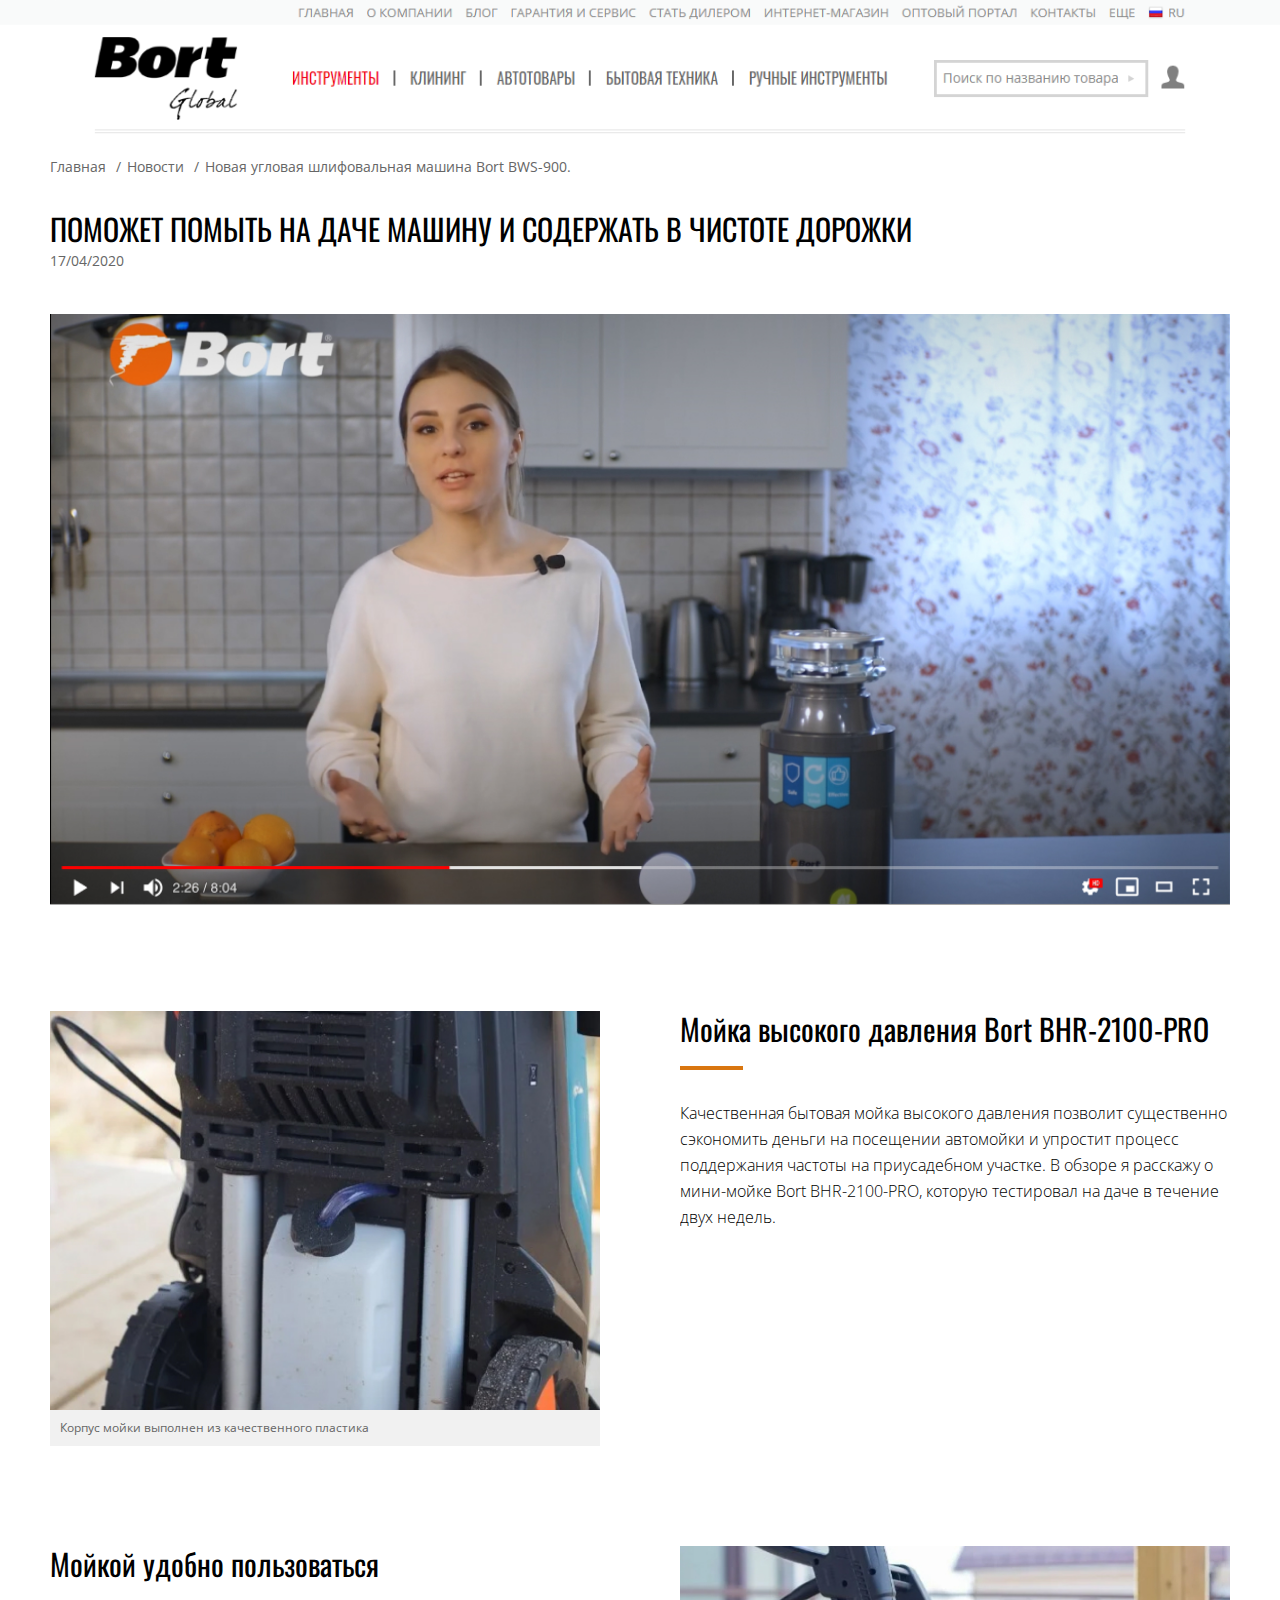
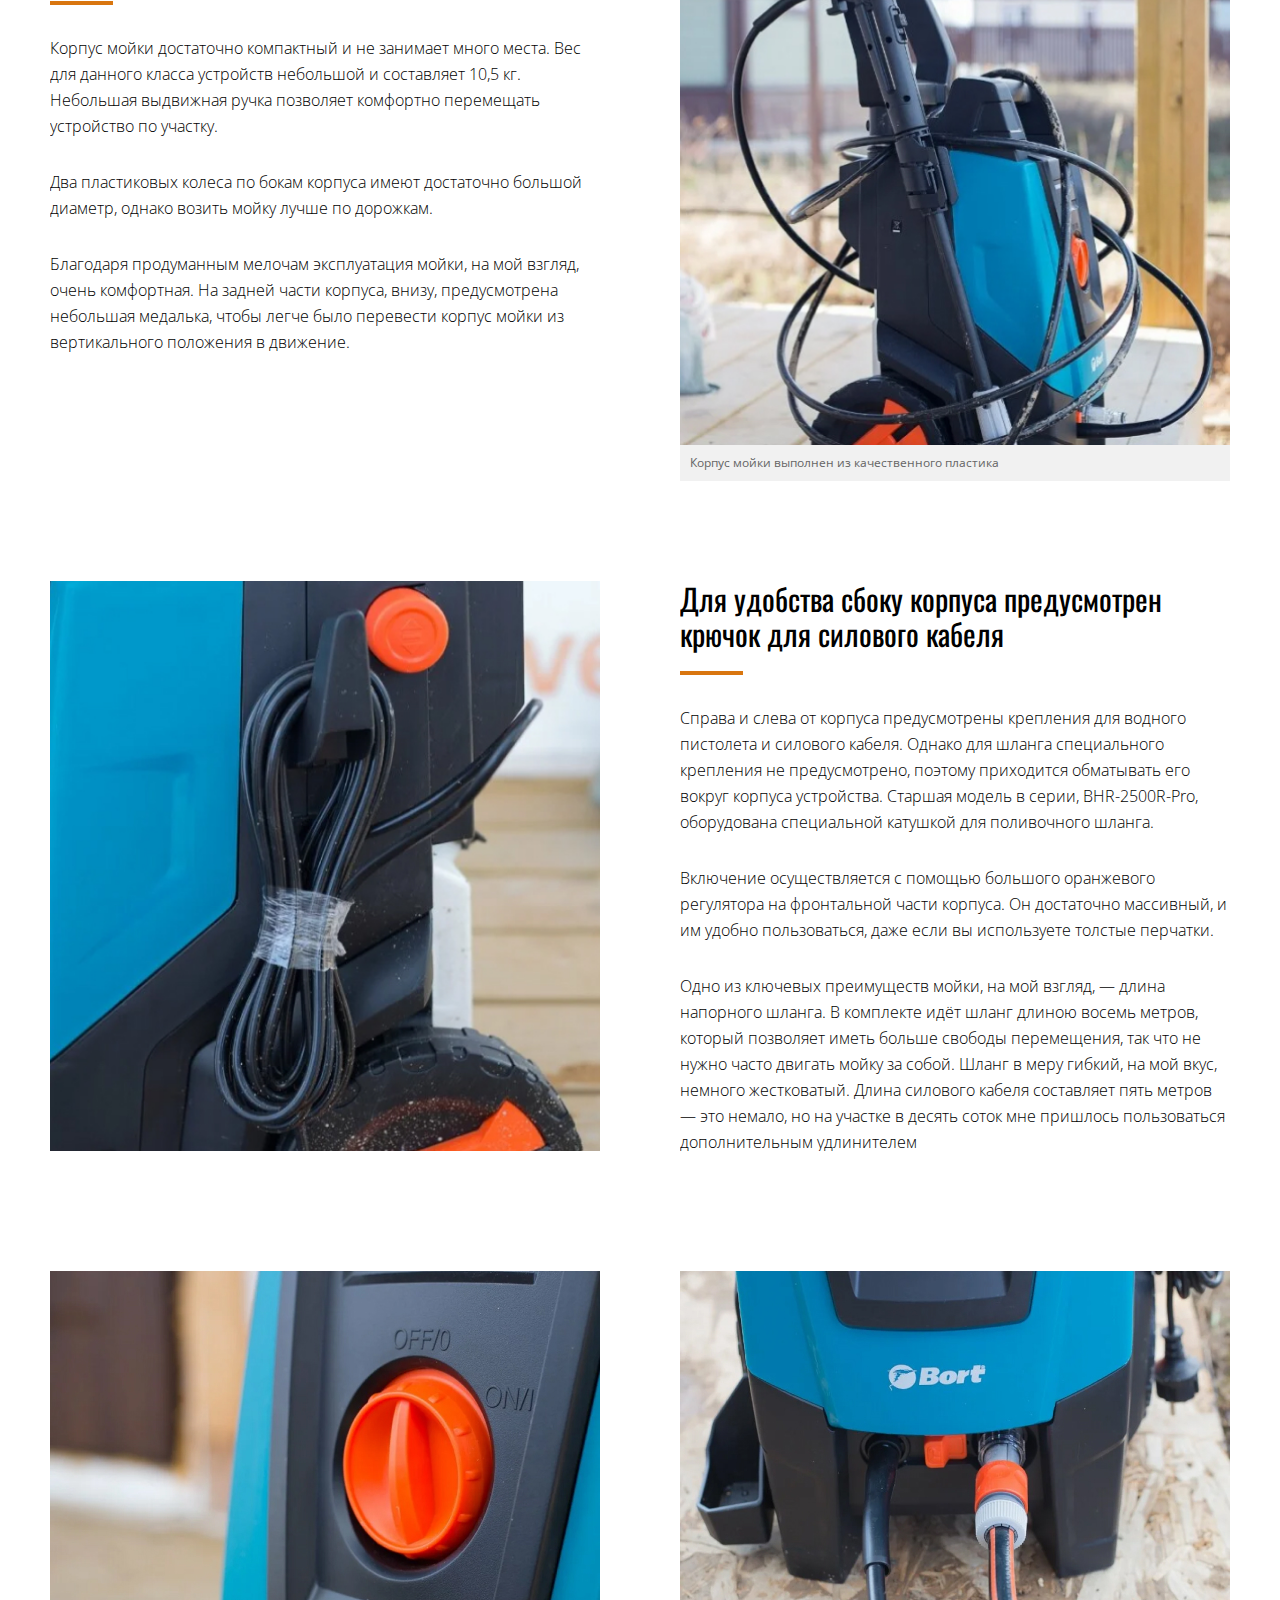
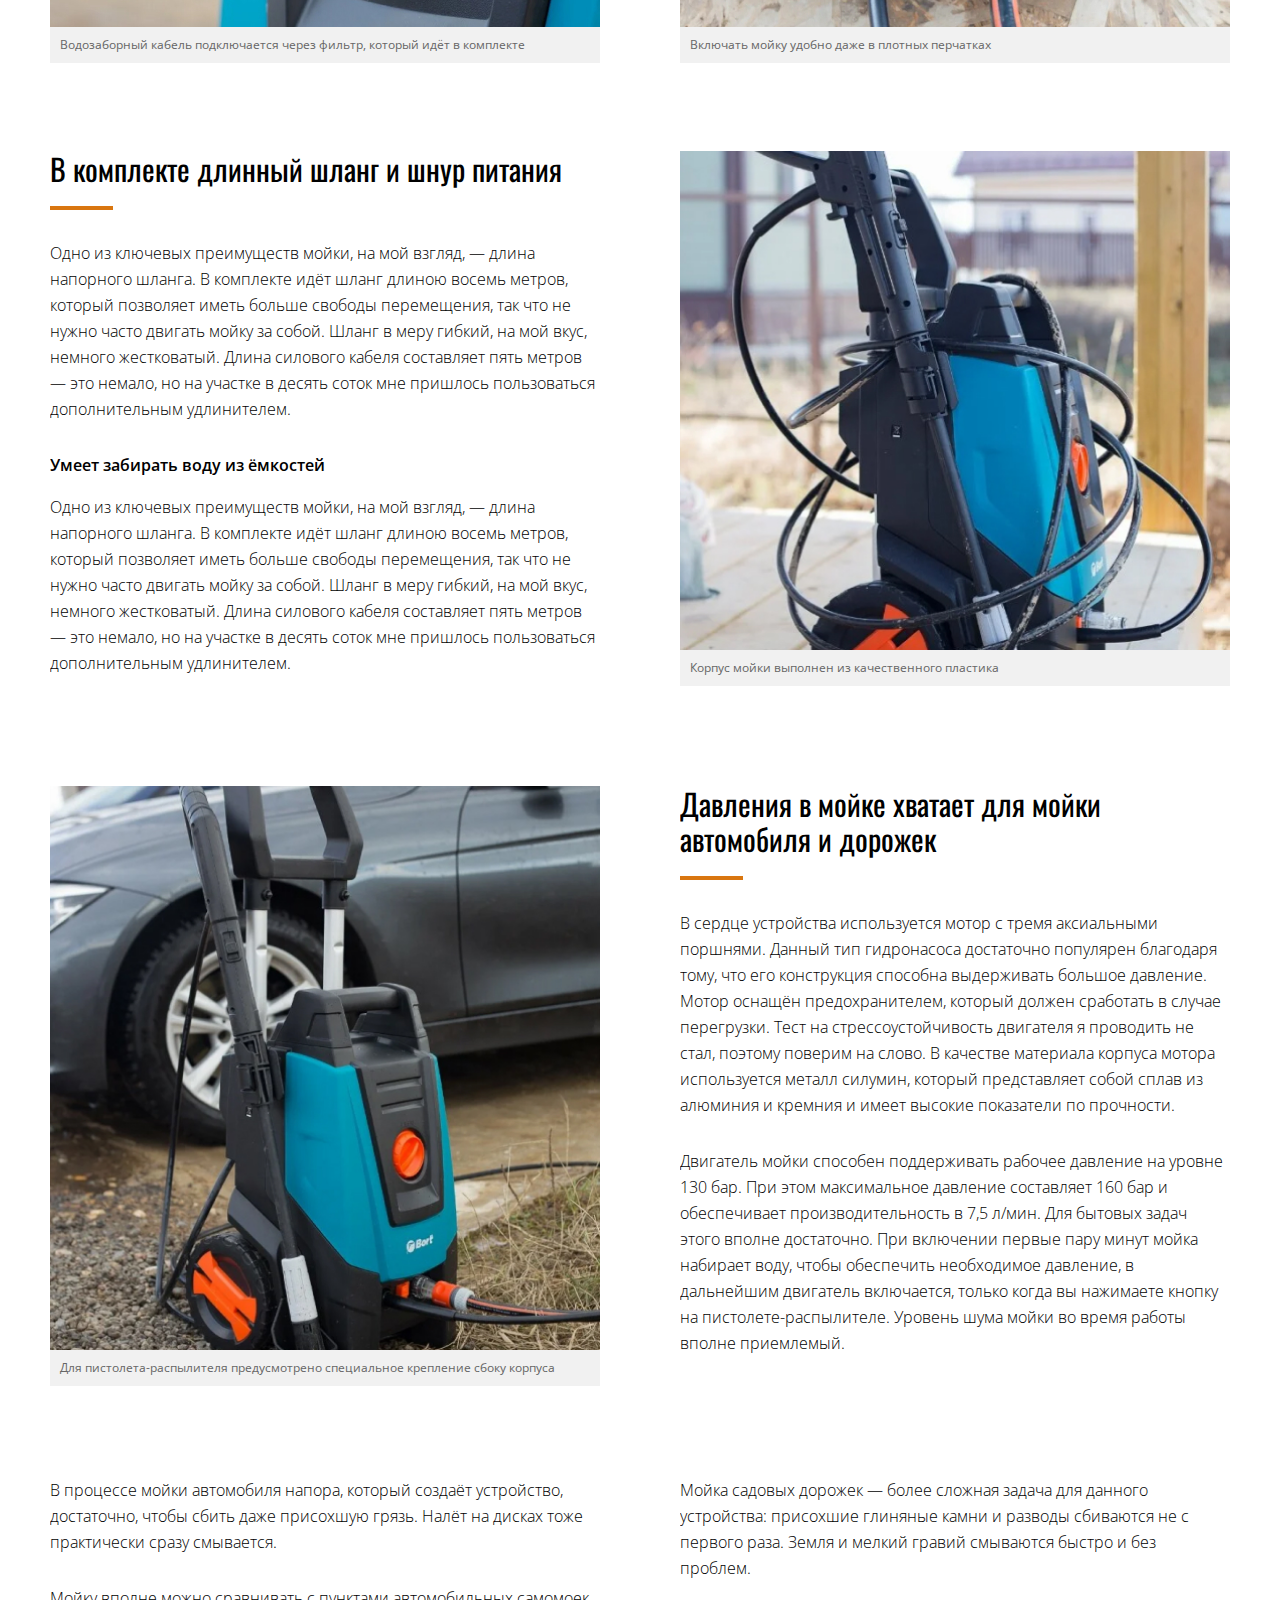
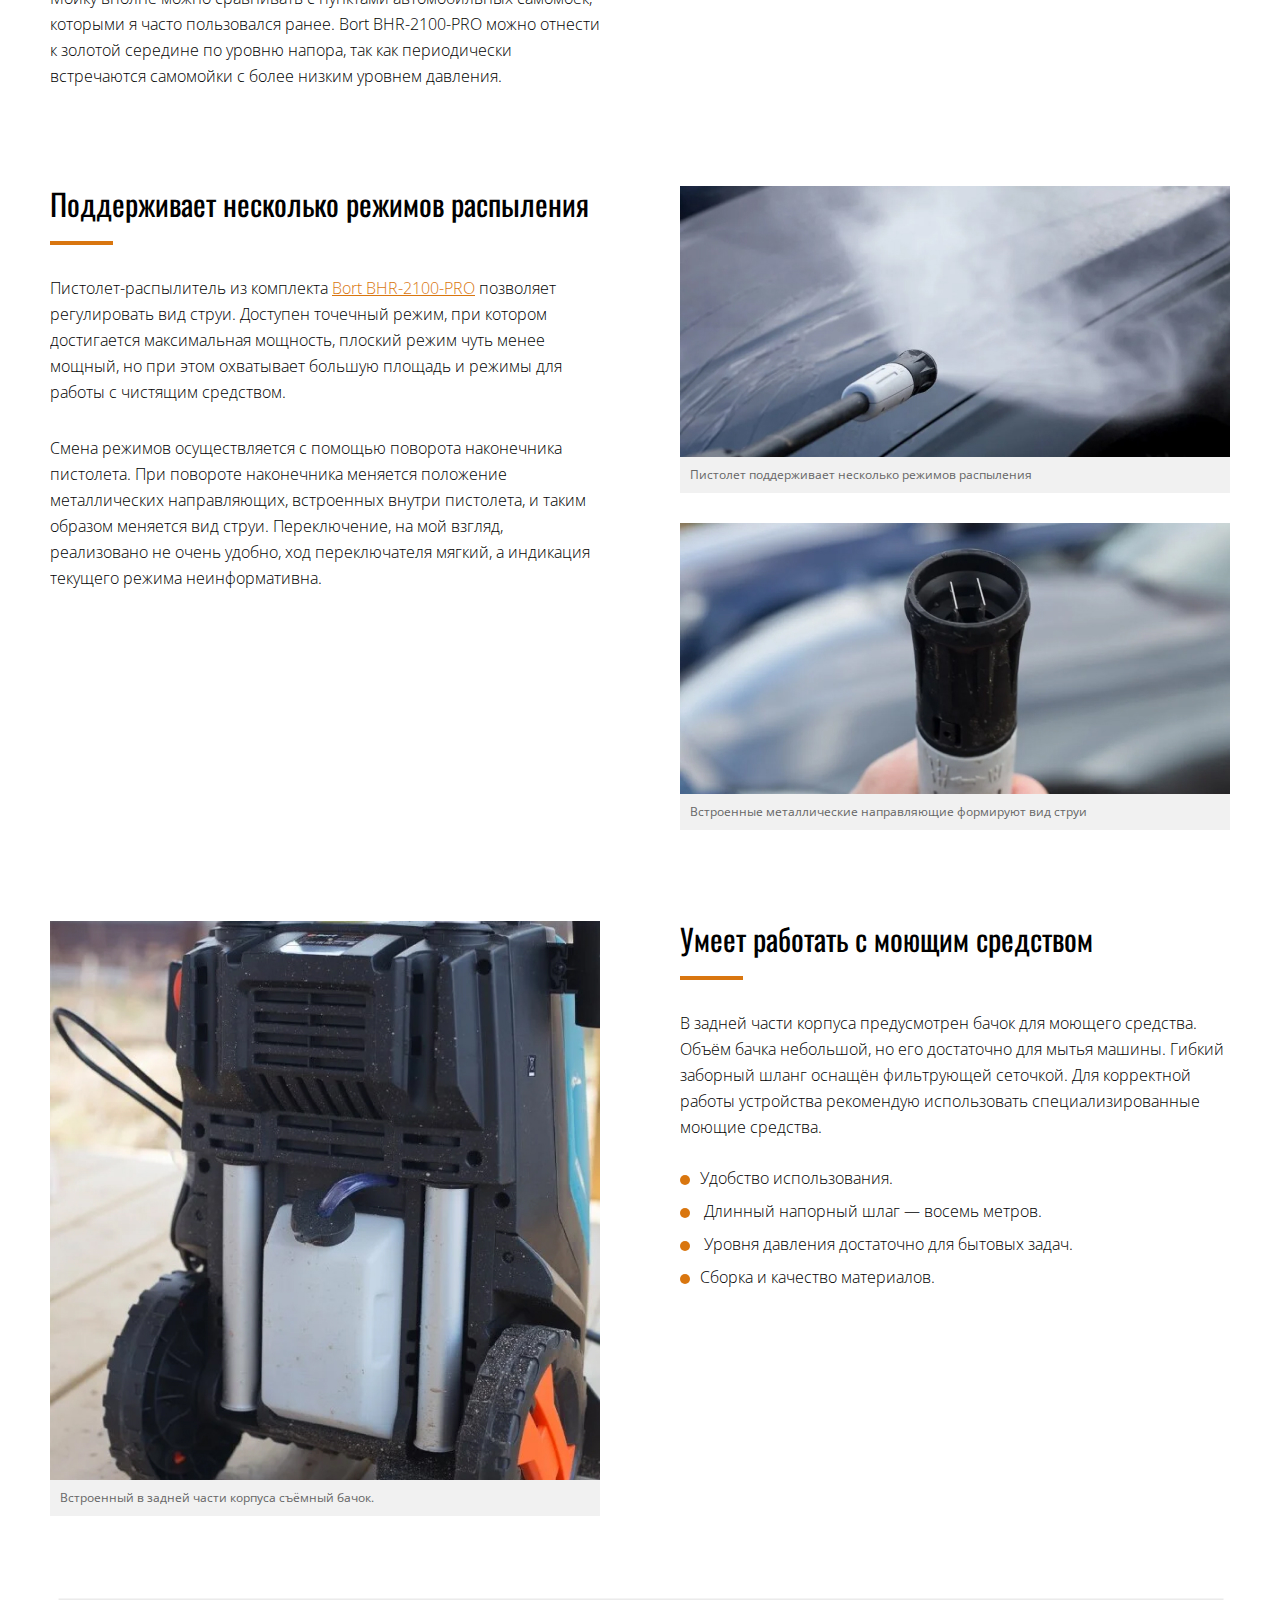
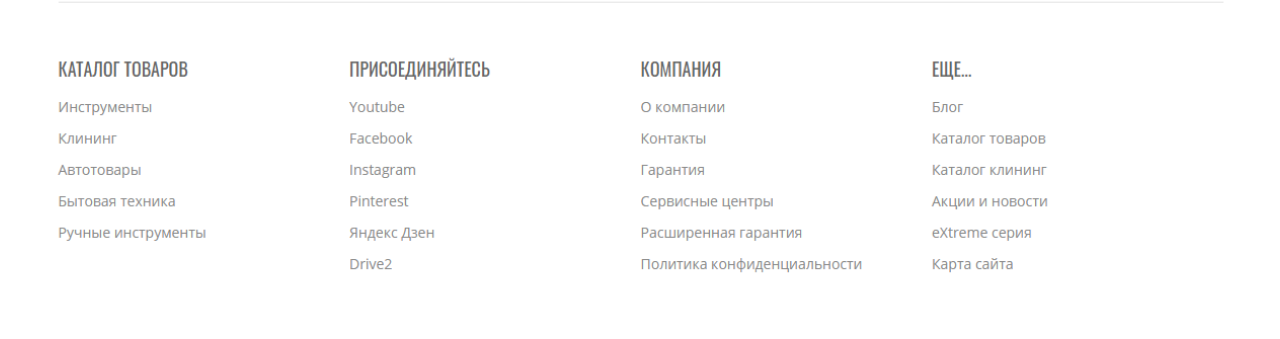
<file: index.html>
<!DOCTYPE html>
<html lang="ru">
  <head>
    <meta charset="UTF-8" />
    <meta http-equiv="X-UA-Compatible" content="IE=edge" />
    <meta name="viewport" content="width=device-width, initial-scale=1.0" />
    <title>Угловая шлифовальная машина Bort BWS-900</title>
    <link rel="stylesheet" href="css/style.css" />
    <link rel="stylesheet" href="sass/_normalize.scss" />
    <link rel="preconnect" href="https://fonts.gstatic.com" />
    <link
      href="https://fonts.googleapis.com/css2?family=Open+Sans:wght@300;400;600&family=Oswald&display=swap"
      rel="stylesheet"
    />
  </head>
  <body>
    <header>
      <img src="image/header-image.png" alt="header Bort" class="header-img" />
    </header>
    <div class="container">
      <ul class="breadcrumb-list">
        <li class="breadcrumb-list__item">
          <a class="breadcrumb-list__link" href="#" target="_blank">Главная</a>
        </li>

        <li class="breadcrumb-list__item">
          <a class="breadcrumb-list__link" href="#" target="_blank">Новости</a>
        </li>

        <li class="breadcrumb-list__item">
          Новая угловая шлифовальная машина Bort BWS-900.
        </li>
      </ul>
    </div>
    <!-- /.breadcrumb-list -->
    <section class="video">
      <div class="container">
        <h1 class="video__title">
          Поможет помыть на даче машину и содержать в чистоте дорожки
        </h1>
        <span class="video__data">17/04/2020</span>
        <img
          src="image/Youtube-img.jpg"
          alt="video Bort BWS-900"
          class="youtube-img"
        />
      </div>
    </section>
    <!-- /.container -->
    <section class="article">
      <div class="container">
        <div class="article-card article__one">
          <div class="article__img">
            <img src="image/card-image-one.jpg" alt="Card image one" />
            <span class="article__comment"
              >Корпус мойки выполнен из качественного пластика</span
            >
          </div>
          <div class="article__info">
            <h2 class="article__info-title">
              Мойка высокого давления Bort BHR-2100-PRO
            </h2>
            <!-- /.article__info-title -->
            <span class="article__info-row"></span>

            <p class="article__info-text">
              Качественная бытовая мойка высокого давления позволит существенно
              сэкономить деньги на посещении автомойки и упростит процесс
              поддержания частоты на приусадебном участке. В обзоре я расскажу о
              мини-мойке Bort BHR-2100-PRO, которую тестировал на даче в течение
              двух недель.
            </p>
            <!-- /.article__info-text -->
          </div>
        </div>
        <!-- /.article-card__one -->
        <div class="article-card article__two">
          <div class="article__img">
            <img src="image/card-image-two.jpg" alt="Card image two" />
            <span class="article__comment"
              >Корпус мойки выполнен из качественного пластика</span
            >
          </div>
          <div class="article__info article__info-two">
            <h2 class="article__info-title">Мойкой удобно пользоваться</h2>
            <!-- /.article__info-title -->
            <span class="article__info-row"></span>
            <p class="article__info-text">
              Корпус мойки достаточно компактный и не занимает много места. Вес
              для данного класса устройств небольшой и составляет 10,5 кг.
              Небольшая выдвижная ручка позволяет комфортно перемещать
              устройство по участку.
            </p>
            <p class="article__info-text">
              Два пластиковых колеса по бокам корпуса имеют достаточно большой
              диаметр, однако возить мойку лучше по дорожкам.
            </p>
            <p class="article__info-text">
              Благодаря продуманным мелочам эксплуатация мойки, на мой взгляд,
              очень комфортная. На задней части корпуса, внизу, предусмотрена
              небольшая медалька, чтобы легче было перевести корпус мойки из
              вертикального положения в движение.
            </p>
            <!-- /.article__info-text -->
          </div>
        </div>
        <!-- /.article-card__two -->
        <div class="article-card article__three">
          <div class="article__img">
            <img src="image/card-image-three.jpg" alt="Card image three" />
          </div>
          <div class="article__info">
            <h2 class="article__info-title">
              Для удобства сбоку корпуса предусмотрен крючок для силового кабеля
            </h2>
            <!-- /.article__info-title -->
            <span class="article__info-row"></span>
            <p class="article__info-text">
              Справа и слева от корпуса предусмотрены крепления для водного
              пистолета и силового кабеля. Однако для шланга специального
              крепления не предусмотрено, поэтому приходится обматывать его
              вокруг корпуса устройства. Старшая модель в серии, BHR-2500R-Pro,
              оборудована специальной катушкой для поливочного шланга.
            </p>
            <p class="article__info-text">
              Включение осуществляется с помощью большого оранжевого регулятора
              на фронтальной части корпуса. Он достаточно массивный, и им удобно
              пользоваться, даже если вы используете толстые перчатки.
            </p>
            <p class="article__info-text">
              Одно из ключевых преимуществ мойки, на мой взгляд, — длина
              напорного шланга. В комплекте идёт шланг длиною восемь метров,
              который позволяет иметь больше свободы перемещения, так что не
              нужно часто двигать мойку за собой. Шланг в меру гибкий, на мой
              вкус, немного жестковатый. Длина силового кабеля составляет пять
              метров — это немало, но на участке в десять соток мне пришлось
              пользоваться дополнительным удлинителем
            </p>
            <!-- /.article__info-text -->
          </div>
        </div>
        <!-- /.article-card__three -->
        <div class="article-card article__four">
          <div class="article__four-left">
            <img
              src="image/card-image-four-left.jpg"
              alt="Card image four left"
            />
            <span class="article__comment"
              >Водозаборный кабель подключается через фильтр, который идёт в
              комплекте</span
            >
          </div>
          <div class="article__four-right">
            <img
              src="image/card-image-four-right.jpg"
              alt="Card image four right"
            />
            <span class="article__comment"
              >Включать мойку удобно даже в плотных перчатках</span
            >
          </div>
        </div>
        <!-- /.article-card__four -->
        <div class="article-card article__five">
          <div class="article__img">
            <img src="image/card-image-five.jpg" alt="Card image five" />
            <span class="article__comment"
              >Корпус мойки выполнен из качественного пластика</span
            >
          </div>
          <div class="article__info article__info-five">
            <h2 class="article__info-title">
              В комплекте длинный шланг и шнур питания
            </h2>
            <!-- /.article__info-title -->
            <span class="article__info-row"></span>
            <p class="article__info-text">
              Одно из ключевых преимуществ мойки, на мой взгляд, — длина
              напорного шланга. В комплекте идёт шланг длиною восемь метров,
              который позволяет иметь больше свободы перемещения, так что не
              нужно часто двигать мойку за собой. Шланг в меру гибкий, на мой
              вкус, немного жестковатый. Длина силового кабеля составляет пять
              метров — это немало, но на участке в десять соток мне пришлось
              пользоваться дополнительным удлинителем.
            </p>
            <p class="subtitle">Умеет забирать воду из ёмкостей</p>
            <p class="article__info-text">
              Одно из ключевых преимуществ мойки, на мой взгляд, — длина
              напорного шланга. В комплекте идёт шланг длиною восемь метров,
              который позволяет иметь больше свободы перемещения, так что не
              нужно часто двигать мойку за собой. Шланг в меру гибкий, на мой
              вкус, немного жестковатый. Длина силового кабеля составляет пять
              метров — это немало, но на участке в десять соток мне пришлось
              пользоваться дополнительным удлинителем.
            </p>
            <!-- /.article__info-text -->
          </div>
        </div>
        <!-- /.article-card__five -->
        <div class="article-card article__six">
          <div class="article__img">
            <img src="image/card-image-six.jpg" alt="Card image six" />
            <span class="article__comment"
              >Для пистолета-распылителя предусмотрено специальное крепление
              сбоку корпуса</span
            >
          </div>
          <div class="article__info">
            <h2 class="article__info-title">
              Давления в мойке хватает для мойки автомобиля и дорожек
            </h2>
            <!-- /.article__info-title -->
            <span class="article__info-row"></span>
            <p class="article__info-text">
              В сердце устройства используется мотор с тремя аксиальными
              поршнями. Данный тип гидронасоса достаточно популярен благодаря
              тому, что его конструкция способна выдерживать большое давление.
              Мотор оснащён предохранителем, который должен сработать в случае
              перегрузки. Тест на стрессоустойчивость двигателя я проводить не
              стал, поэтому поверим на слово. В качестве материала корпуса
              мотора используется металл силумин, который представляет собой
              сплав из алюминия и кремния и имеет высокие показатели по
              прочности.
            </p>
            <p class="article__info-text">
              Двигатель мойки способен поддерживать рабочее давление на уровне
              130 бар. При этом максимальное давление составляет 160 бар и
              обеспечивает производительность в 7,5 л/мин. Для бытовых задач
              этого вполне достаточно. При включении первые пару минут мойка
              набирает воду, чтобы обеспечить необходимое давление, в дальнейшим
              двигатель включается, только когда вы нажимаете кнопку на
              пистолете-распылителе. Уровень шума мойки во время работы вполне
              приемлемый.
            </p>
            <!-- /.article__info-text -->
          </div>
        </div>
        <!-- /.article-card__six -->
        <div class="article-card article__seven">
          <div class="article__info">
            <p class="article__info-text">
              В процессе мойки автомобиля напора, который создаёт устройство,
              достаточно, чтобы сбить даже присохшую грязь. Налёт на дисках тоже
              практически сразу смывается.
            </p>
            <p class="article__info-text">
              Мойку вполне можно сравнивать с пунктами автомобильных самомоек,
              которыми я часто пользовался ранее. Bort BHR-2100-PRO можно
              отнести к золотой середине по уровню напора, так как периодически
              встречаются самомойки с более низким уровнем давления.
            </p>
          </div>
          <div class="article__info">
            <p class="article__info-text">
              Мойка садовых дорожек — более сложная задача для данного
              устройства: присохшие глиняные камни и разводы сбиваются не с
              первого раза. Земля и мелкий гравий смываются быстро и без
              проблем.
            </p>
          </div>

          <!-- /.article__info-text -->
        </div>
        <!-- /.article-card__seven -->
        <div class="article-card article__eight">
          <div class="eight-wrapper">
            <div class="article__img article__img-top">
              <img
                src="image/card-image-eight-top.jpg"
                alt="Card image eight top"
              />
              <span class="article__comment article__comment-eight"
                >Пистолет поддерживает несколько режимов распыления</span
              >
            </div>
            <div class="article__img">
              <img
                src="image/card-image-eight-bottom.jpg"
                alt="Card image eight bottom"
              />
              <span class="article__comment article__comment-eight"
                >Встроенные металлические направляющие формируют вид струи</span
              >
            </div>
          </div>
          <div class="article__info article__info-eight">
            <h2 class="article__info-title">
              Поддерживает несколько режимов распыления
            </h2>
            <!-- /.article__info-title -->
            <span class="article__info-row"></span>
            <p class="article__info-text">
              Пистолет-распылитель из комплекта
              <a
                target="_blank"
                class="article__eight-link"
                href="https://bort-global.ru/klining/moyki-vysokogo-davleniya/moyka-vysokogo-davleniya-bort-bhr-2100-pro/"
                >Bort BHR-2100-PRO</a
              >
              позволяет регулировать вид струи. Доступен точечный режим, при
              котором достигается максимальная мощность, плоский режим чуть
              менее мощный, но при этом охватывает большую площадь и режимы для
              работы с чистящим средством.
            </p>
            <p class="article__info-text">
              Смена режимов осуществляется с помощью поворота наконечника
              пистолета. При повороте наконечника меняется положение
              металлических направляющих, встроенных внутри пистолета, и таким
              образом меняется вид струи. Переключение, на мой взгляд,
              реализовано не очень удобно, ход переключателя мягкий, а индикация
              текущего режима неинформативна.
            </p>
            <!-- /.article__info-text -->
          </div>
        </div>
        <!-- /.article-card__eight -->
        <div class="article-card article__nine">
          <div class="article__img">
            <img src="image/card-image-nine.jpg" alt="Card image nine" />
            <span class="article__comment"
              >Встроенный в задней части корпуса съёмный бачок.</span
            >
          </div>
          <div class="article__info">
            <h2 class="article__info-title">
              Умеет работать с моющим средством
            </h2>
            <!-- /.article__info-title -->
            <span class="article__info-row"></span>
            <p class="article__info-text">
              В задней части корпуса предусмотрен бачок для моющего средства.
              Объём бачка небольшой, но его достаточно для мытья машины. Гибкий
              заборный шланг оснащён фильтрующей сеточкой. Для корректной работы
              устройства рекомендую использовать специализированные моющие
              средства.
            </p>
            <ul class="article__list">
              <li class="article__list-item">Удобство использования.</li>
              <li class="article__list-item">
                Длинный напорный шлаг — восемь метров.
              </li>
              <li class="article__list-item">
                Уровня давления достаточно для бытовых задач.
              </li>
              <li class="article__list-item">Сборка и качество материалов.</li>
            </ul>
            <!-- /.article__info-text -->
          </div>
        </div>
        <!-- /.article-card__nine -->
      </div>

      <!-- /.container -->
    </section>
    <!-- /.article -->
    <footer>
      <div class="footer-container">
        <img src="image/footer-bort.png" alt="footer Bort" class="footer-img" />
      </div>
    </footer>
  </body>
</html>
</file>
<file: css/style.css>
* {
  box-sizing: border-box;
}

img {
  width: 100%;
  height: 100%;
  object-fit: cover;
}

a:hover {
  color: #494444;
}

.container {
  width: 1180px;
  margin: 0 auto;
}

.article__img {
  max-width: 550px;
  display: flex;
  flex-direction: column;
}

.article__info {
  max-width: 550px;
}

.article__info-row {
  display: block;
  width: 63px;
  height: 4px;
  background-color: #D9760F;
}

.footer-container {
  width: 1250px;
  margin: 0 auto;
}

/*! normalize.css v8.0.1 | MIT License | github.com/necolas/normalize.css */
/* Document
   ========================================================================== */
/**
 * 1. Correct the line height in all browsers.
 * 2. Prevent adjustments of font size after orientation changes in iOS.
 */
html {
  line-height: 1.15;
  /* 1 */
  -webkit-text-size-adjust: 100%;
  /* 2 */
}

/* Sections
   ========================================================================== */
/**
 * Remove the margin in all browsers.
 */
body {
  margin: 0;
}

/**
 * Render the `main` element consistently in IE.
 */
main {
  display: block;
}

/**
 * Correct the font size and margin on `h1` elements within `section` and
 * `article` contexts in Chrome, Firefox, and Safari.
 */
h1 {
  font-size: 2em;
  margin: 0.67em 0;
}

/* Grouping content
   ========================================================================== */
/**
 * 1. Add the correct box sizing in Firefox.
 * 2. Show the overflow in Edge and IE.
 */
hr {
  box-sizing: content-box;
  /* 1 */
  height: 0;
  /* 1 */
  overflow: visible;
  /* 2 */
}

/**
 * 1. Correct the inheritance and scaling of font size in all browsers.
 * 2. Correct the odd `em` font sizing in all browsers.
 */
pre {
  font-family: monospace, monospace;
  /* 1 */
  font-size: 1em;
  /* 2 */
}

/* Text-level semantics
   ========================================================================== */
/**
 * Remove the gray background on active links in IE 10.
 */
a {
  background-color: transparent;
}

/**
 * 1. Remove the bottom border in Chrome 57-
 * 2. Add the correct text decoration in Chrome, Edge, IE, Opera, and Safari.
 */
abbr[title] {
  border-bottom: none;
  /* 1 */
  text-decoration: underline;
  /* 2 */
  text-decoration: underline dotted;
  /* 2 */
}

/**
 * Add the correct font weight in Chrome, Edge, and Safari.
 */
b,
strong {
  font-weight: bolder;
}

/**
 * 1. Correct the inheritance and scaling of font size in all browsers.
 * 2. Correct the odd `em` font sizing in all browsers.
 */
code,
kbd,
samp {
  font-family: monospace, monospace;
  /* 1 */
  font-size: 1em;
  /* 2 */
}

/**
 * Add the correct font size in all browsers.
 */
small {
  font-size: 80%;
}

/**
 * Prevent `sub` and `sup` elements from affecting the line height in
 * all browsers.
 */
sub,
sup {
  font-size: 75%;
  line-height: 0;
  position: relative;
  vertical-align: baseline;
}

sub {
  bottom: -0.25em;
}

sup {
  top: -0.5em;
}

/* Embedded content
   ========================================================================== */
/**
 * Remove the border on images inside links in IE 10.
 */
img {
  border-style: none;
}

/* Forms
   ========================================================================== */
/**
 * 1. Change the font styles in all browsers.
 * 2. Remove the margin in Firefox and Safari.
 */
button,
input,
optgroup,
select,
textarea {
  font-family: inherit;
  /* 1 */
  font-size: 100%;
  /* 1 */
  line-height: 1.15;
  /* 1 */
  margin: 0;
  /* 2 */
}

/**
 * Show the overflow in IE.
 * 1. Show the overflow in Edge.
 */
button,
input {
  /* 1 */
  overflow: visible;
}

/**
 * Remove the inheritance of text transform in Edge, Firefox, and IE.
 * 1. Remove the inheritance of text transform in Firefox.
 */
button,
select {
  /* 1 */
  text-transform: none;
}

/**
 * Correct the inability to style clickable types in iOS and Safari.
 */
button,
[type="button"],
[type="reset"],
[type="submit"] {
  -webkit-appearance: button;
}

/**
 * Remove the inner border and padding in Firefox.
 */
button::-moz-focus-inner,
[type="button"]::-moz-focus-inner,
[type="reset"]::-moz-focus-inner,
[type="submit"]::-moz-focus-inner {
  border-style: none;
  padding: 0;
}

/**
 * Restore the focus styles unset by the previous rule.
 */
button:-moz-focusring,
[type="button"]:-moz-focusring,
[type="reset"]:-moz-focusring,
[type="submit"]:-moz-focusring {
  outline: 1px dotted ButtonText;
}

/**
 * Correct the padding in Firefox.
 */
fieldset {
  padding: 0.35em 0.75em 0.625em;
}

/**
 * 1. Correct the text wrapping in Edge and IE.
 * 2. Correct the color inheritance from `fieldset` elements in IE.
 * 3. Remove the padding so developers are not caught out when they zero out
 *    `fieldset` elements in all browsers.
 */
legend {
  box-sizing: border-box;
  /* 1 */
  color: inherit;
  /* 2 */
  display: table;
  /* 1 */
  max-width: 100%;
  /* 1 */
  padding: 0;
  /* 3 */
  white-space: normal;
  /* 1 */
}

/**
 * Add the correct vertical alignment in Chrome, Firefox, and Opera.
 */
progress {
  vertical-align: baseline;
}

/**
 * Remove the default vertical scrollbar in IE 10+.
 */
textarea {
  overflow: auto;
}

/**
 * 1. Add the correct box sizing in IE 10.
 * 2. Remove the padding in IE 10.
 */
[type="checkbox"],
[type="radio"] {
  box-sizing: border-box;
  /* 1 */
  padding: 0;
  /* 2 */
}

/**
 * Correct the cursor style of increment and decrement buttons in Chrome.
 */
[type="number"]::-webkit-inner-spin-button,
[type="number"]::-webkit-outer-spin-button {
  height: auto;
}

/**
 * 1. Correct the odd appearance in Chrome and Safari.
 * 2. Correct the outline style in Safari.
 */
[type="search"] {
  -webkit-appearance: textfield;
  /* 1 */
  outline-offset: -2px;
  /* 2 */
}

/**
 * Remove the inner padding in Chrome and Safari on macOS.
 */
[type="search"]::-webkit-search-decoration {
  -webkit-appearance: none;
}

/**
 * 1. Correct the inability to style clickable types in iOS and Safari.
 * 2. Change font properties to `inherit` in Safari.
 */
::-webkit-file-upload-button {
  -webkit-appearance: button;
  /* 1 */
  font: inherit;
  /* 2 */
}

/* Interactive
   ========================================================================== */
/*
 * Add the correct display in Edge, IE 10+, and Firefox.
 */
details {
  display: block;
}

/*
 * Add the correct display in all browsers.
 */
summary {
  display: list-item;
}

/* Misc
   ========================================================================== */
/**
 * Add the correct display in IE 10+.
 */
template {
  display: none;
}

/**
 * Add the correct display in IE 10.
 */
[hidden] {
  display: none;
}

.breadcrumb-list {
  display: flex;
  align-items: center;
  list-style: none;
  padding-left: 0;
  margin-bottom: 40px;
}

.breadcrumb-list__item {
  font-family: Open Sans;
  font-style: normal;
  font-weight: normal;
  font-size: 14px;
  line-height: 19px;
  color: #666666;
}

.breadcrumb-list__item:not(:last-child):after {
  content: "/";
  margin-right: 6px;
  margin-left: 6px;
}

.breadcrumb-list__link {
  text-decoration: none;
  color: inherit;
}

.video {
  margin-bottom: 100px;
}

.video__title {
  text-transform: uppercase;
  font-family: Oswald;
  font-style: normal;
  font-weight: normal;
  font-size: 30px;
  line-height: 25px;
  color: #000000;
  margin: 0;
  margin-bottom: 10px;
}

.video__data {
  display: block;
  font-family: Open Sans;
  font-style: normal;
  font-weight: normal;
  font-size: 14px;
  line-height: 19px;
  color: #666666;
  margin: 0;
  margin-bottom: 44px;
}

.article-card {
  display: flex;
  justify-content: space-between;
  margin-bottom: 100px;
}

.article__one {
  height: 435px;
}

.article__comment {
  display: block;
  width: 100%;
  font-family: Open Sans;
  font-style: normal;
  font-weight: normal;
  font-size: 12px;
  line-height: 26px;
  color: #666666;
  background-color: #F1F1F1;
  padding-top: 5px;
  padding-bottom: 5px;
  margin-top: -4px;
  padding-left: 10px;
}

.article__comment-eight {
  margin-bottom: 10px;
}

.article__info {
  overflow: hidden;
}

.article__info-title {
  font-family: Oswald;
  font-style: normal;
  font-weight: normal;
  font-size: 30px;
  line-height: 35px;
  margin: 0;
  margin-bottom: 20px;
}

.article__info-row {
  margin-bottom: 30px;
}

.article__info-text {
  font-family: Open Sans;
  font-style: normal;
  font-weight: 300;
  font-size: 16px;
  line-height: 26px;
  margin-bottom: 30px;
}

.article__info-two {
  order: -1;
}

.article__info-five {
  order: -1;
}

.article__info-eight {
  order: -1;
}

.article__two {
  height: 535px;
}

.article__three {
  height: 570px;
  margin-bottom: 120px;
}

.article__four {
  height: 360px;
  margin-bottom: 120px;
}

.article__four-left {
  display: flex;
  flex-direction: column;
}

.article__four-right {
  display: flex;
  flex-direction: column;
}

.article__five {
  height: 535px;
}

.article__six {
  height: 600px;
  margin-bottom: 75px;
}

.article__seven {
  height: 225px;
}

.article__eight {
  height: 635px;
}

.article__eight-link {
  color: #D9760F;
}

.article__nine {
  height: 570px;
  margin-bottom: 60px;
}

.article__img-top {
  margin-bottom: 20px;
}

.article__list {
  padding: 0;
  list-style: none;
}

.article__list-item {
  margin-bottom: 17px;
  font-family: Open Sans;
  font-style: normal;
  font-weight: 300;
  font-size: 16px;
  line-height: 16px;
  color: #000000;
}

.article__list-item:before {
  content: '';
  display: inline-block;
  height: 10px;
  width: 10px;
  vertical-align: middle;
  border-radius: 50%;
  background-color: #D9760F;
  margin-right: 10px;
}

.article .subtitle {
  font-family: Open Sans;
  font-style: normal;
  font-weight: 600;
  font-size: 16px;
  line-height: 26px;
  color: #000000;
  margin: 0;
}
/*# sourceMappingURL=style.css.map */
</file>
